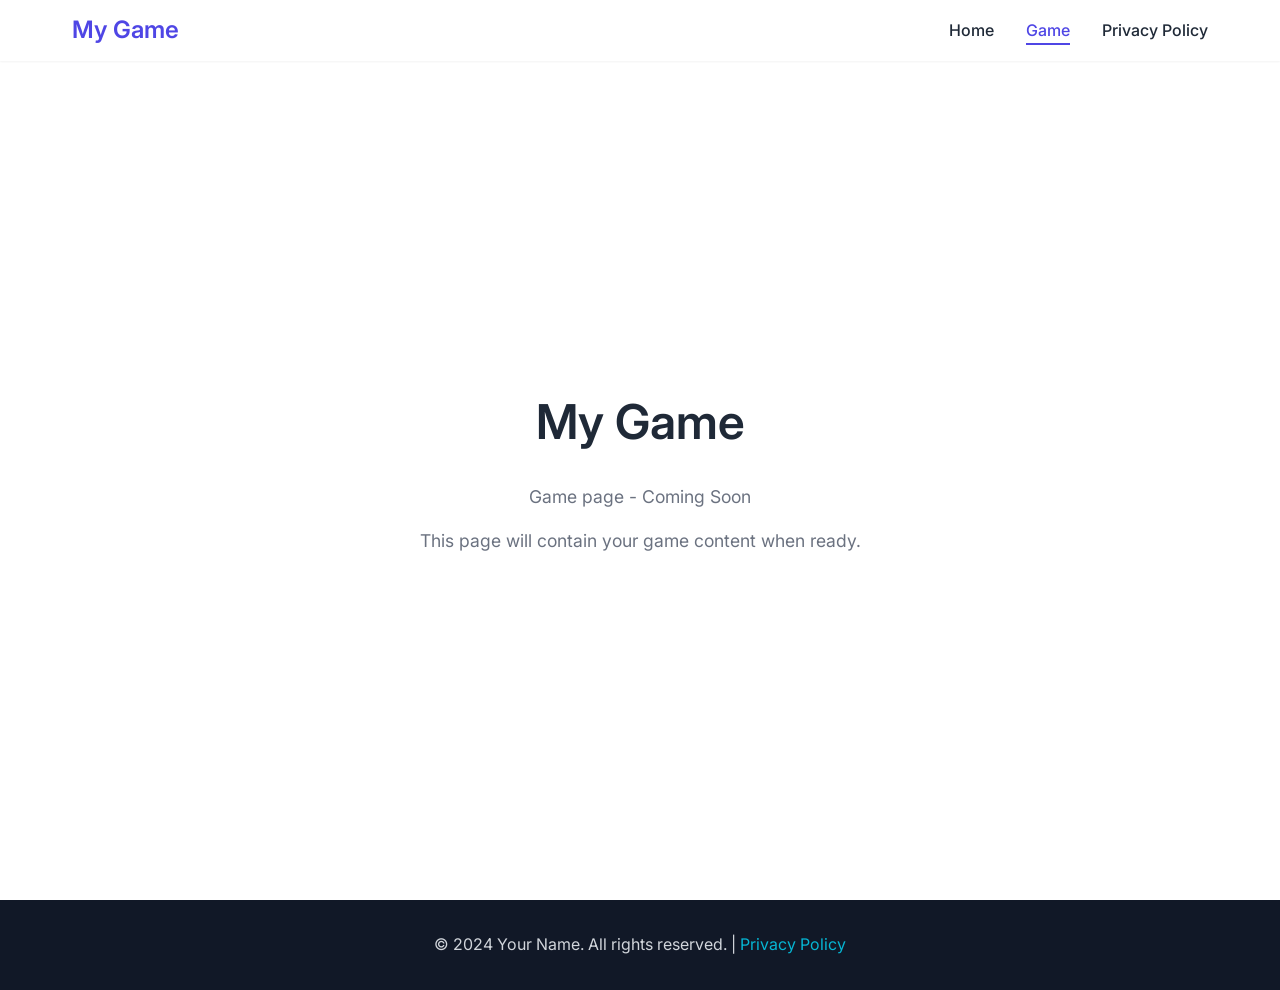
<file: game.html>
<!DOCTYPE html>
<html lang="en">
<head>
    <meta charset="UTF-8">
    <meta name="viewport" content="width=device-width, initial-scale=1.0">
    <meta name="description" content="My Game - Game Page">
    <meta name="keywords" content="game, mobile game, web game">
    <meta name="author" content="Your Name">
    <title>My Game - Game Page</title>
    <link rel="stylesheet" href="styles.css">
    <link rel="preconnect" href="https://fonts.googleapis.com">
    <link rel="preconnect" href="https://fonts.gstatic.com" crossorigin>
    <link href="https://fonts.googleapis.com/css2?family=Inter:wght@300;400;500;600;700&display=swap" rel="stylesheet">
</head>
<body>
    <header class="header">
        <nav class="nav">
            <div class="nav-container">
                <div class="nav-logo">
                    <h1>My Game</h1>
                </div>
                <ul class="nav-menu">
                    <li class="nav-item">
                        <a href="index.html" class="nav-link">Home</a>
                    </li>
                    <li class="nav-item">
                        <a href="game.html" class="nav-link active">Game</a>
                    </li>
                    <li class="nav-item">
                        <a href="privacy-policy.html" class="nav-link">Privacy Policy</a>
                    </li>
                </ul>
                <div class="nav-toggle">
                    <span class="bar"></span>
                    <span class="bar"></span>
                    <span class="bar"></span>
                </div>
            </div>
        </nav>
    </header>

    <main>
        <section class="game-page">
            <div class="container">
                <div class="game-content">
                    <h1>My Game</h1>
                    <p>Game page - Coming Soon</p>
                    <p>This page will contain your game content when ready.</p>
                </div>
            </div>
        </section>
    </main>

    <footer class="footer">
        <div class="container">
            <p>&copy; 2024 Your Name. All rights reserved. | <a href="privacy-policy.html">Privacy Policy</a></p>
        </div>
    </footer>

    <script src="script.js"></script>
</body>
</html>
</file>
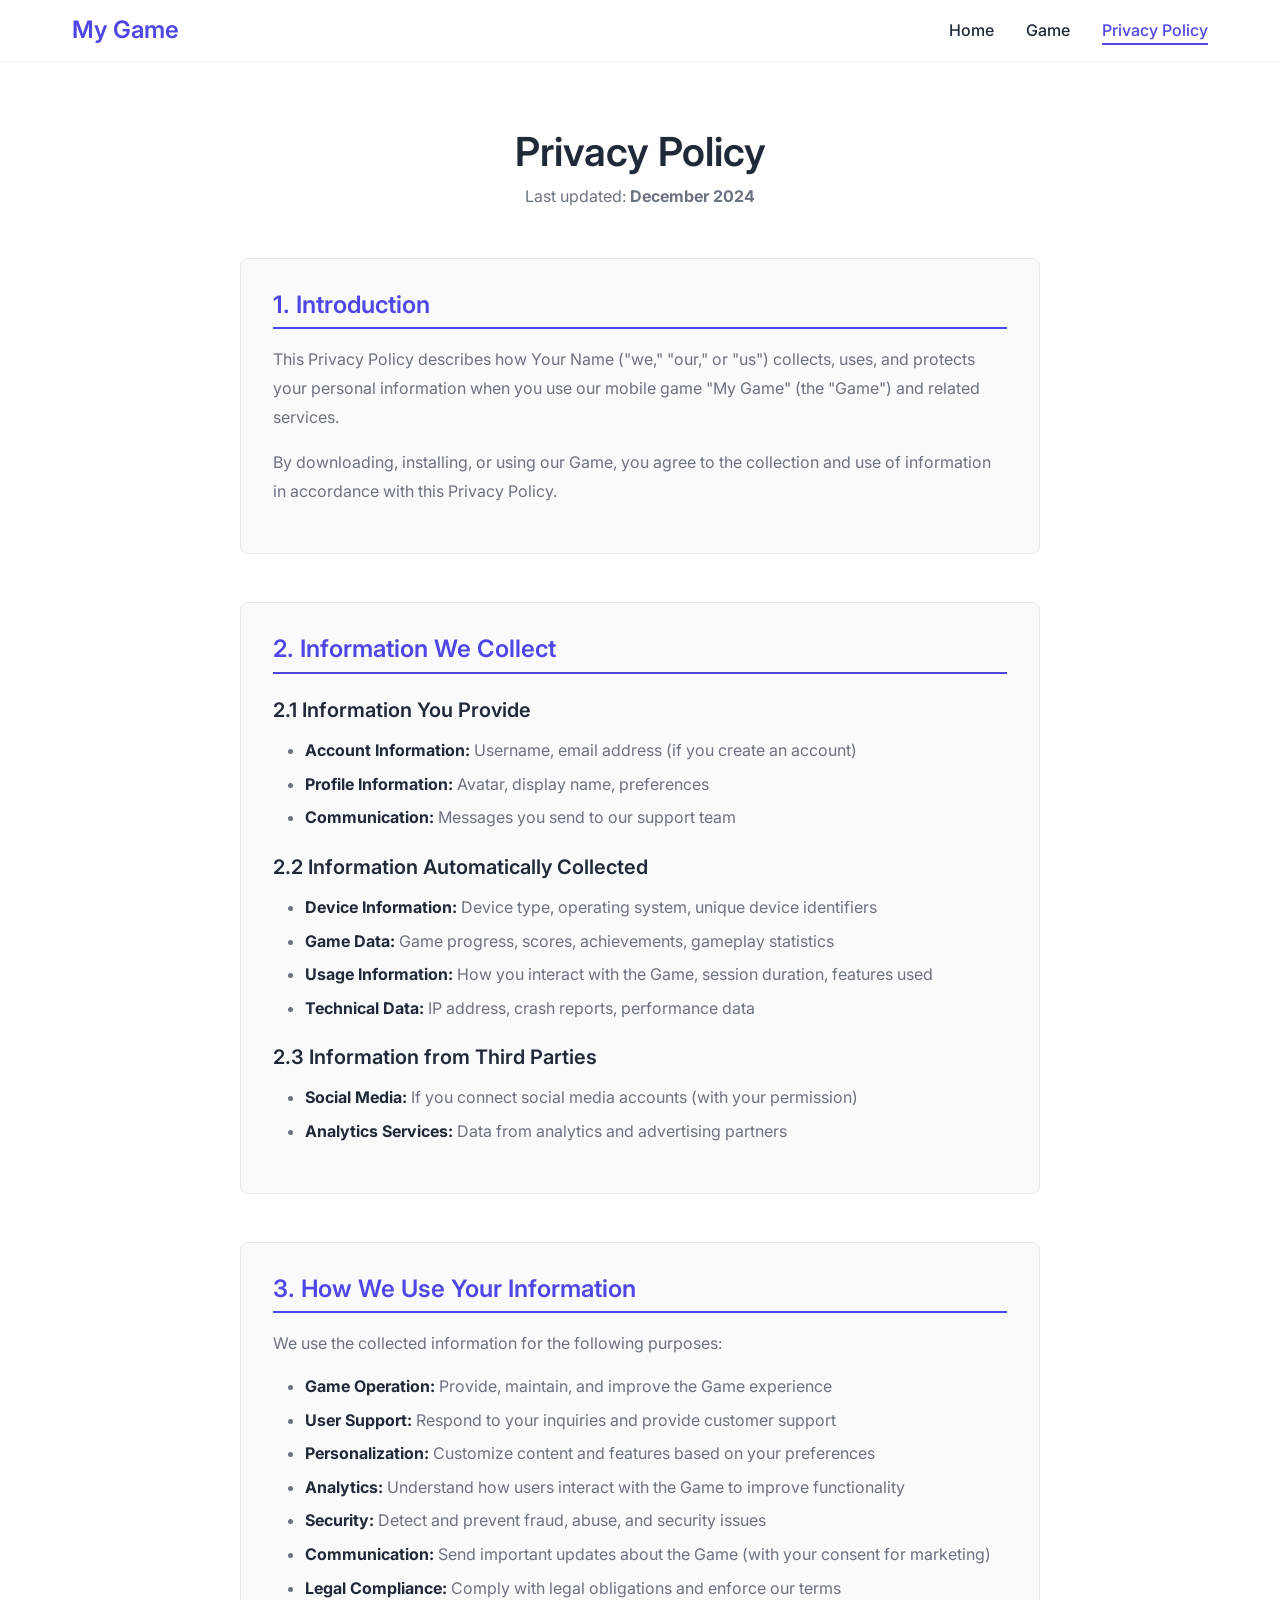
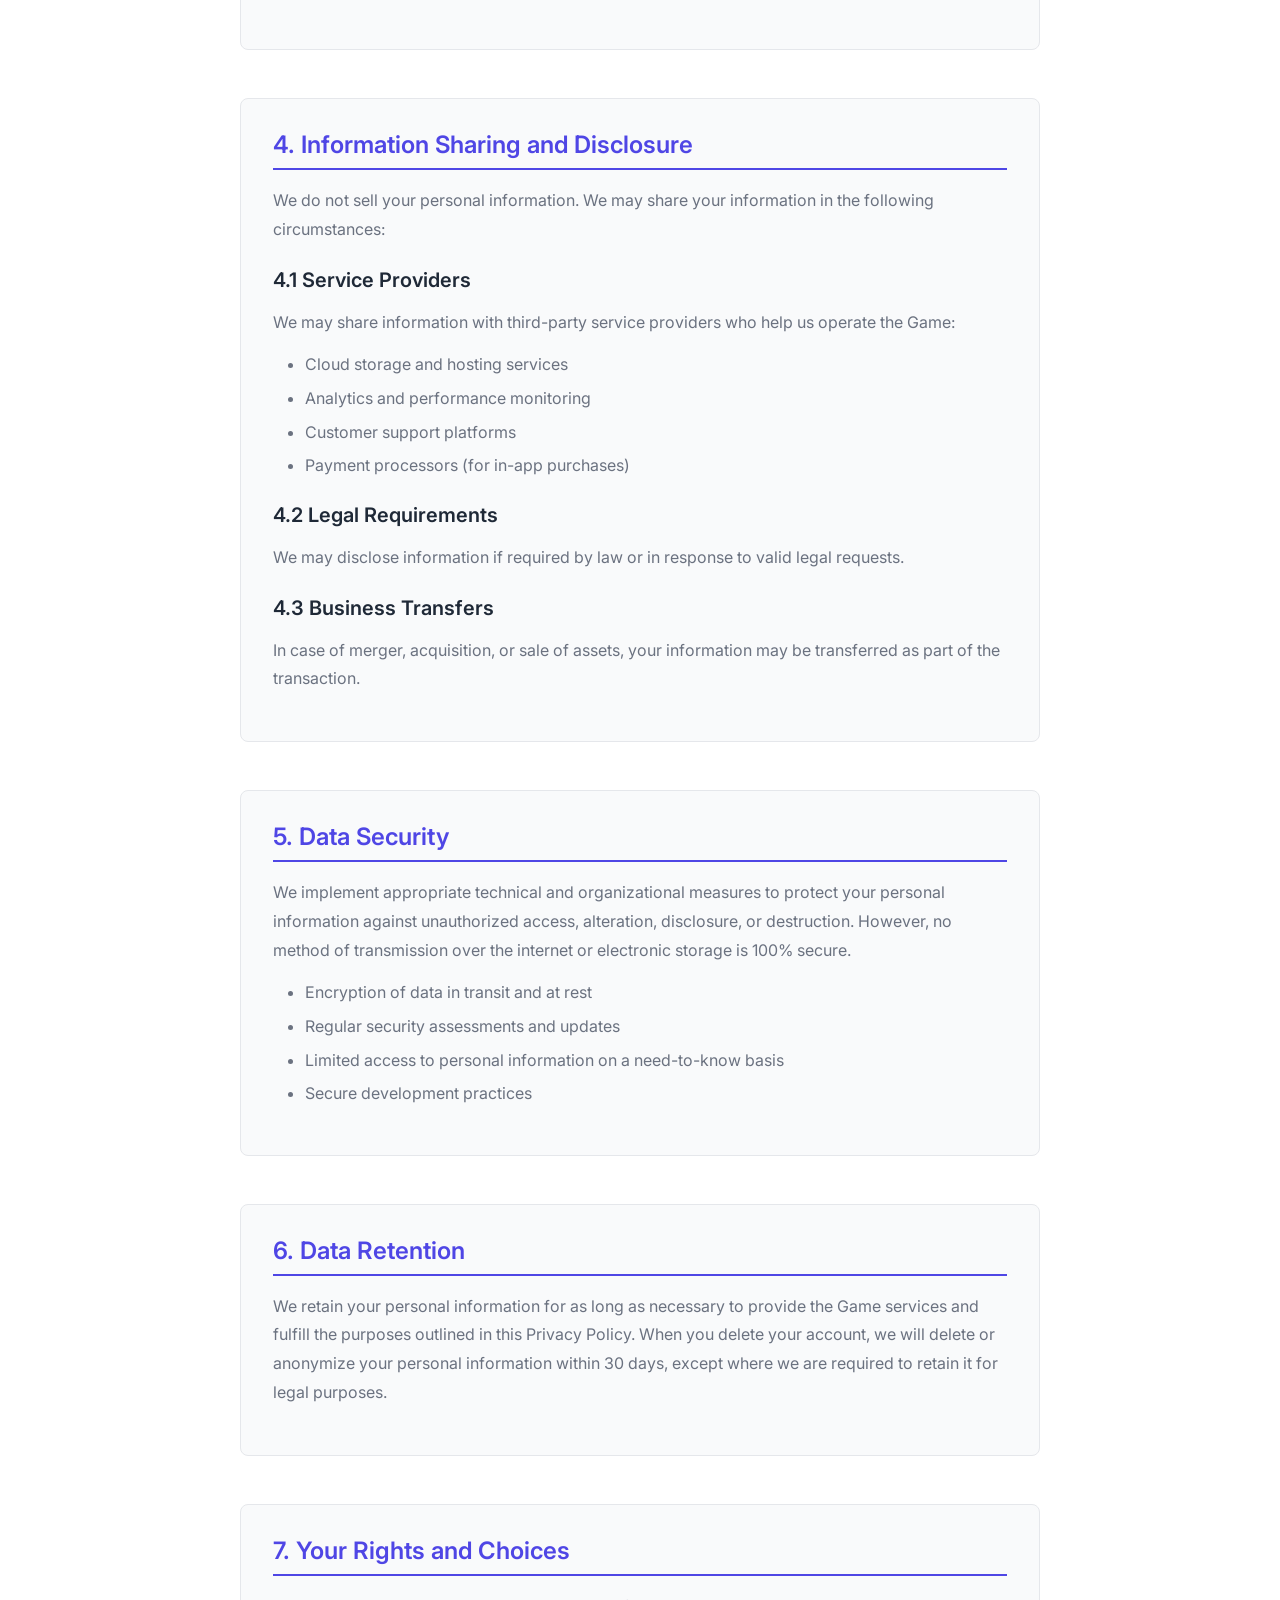
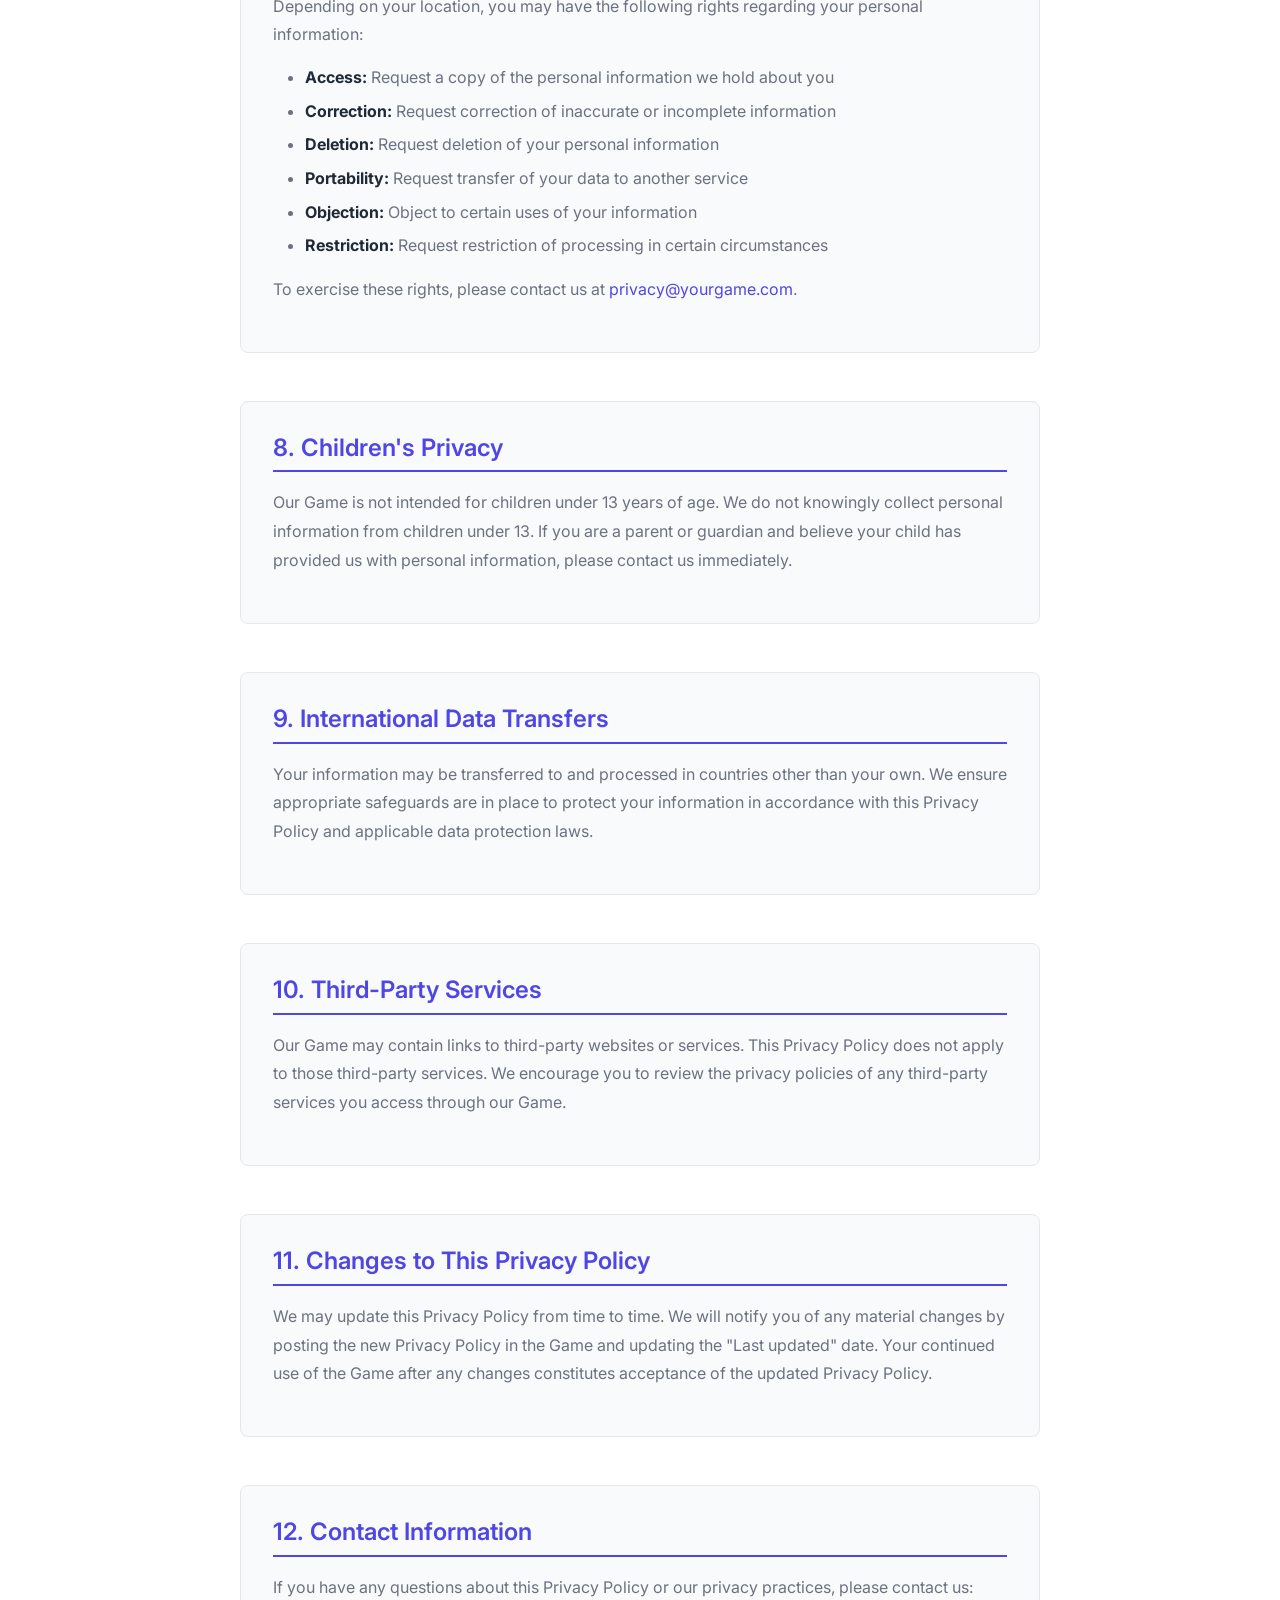
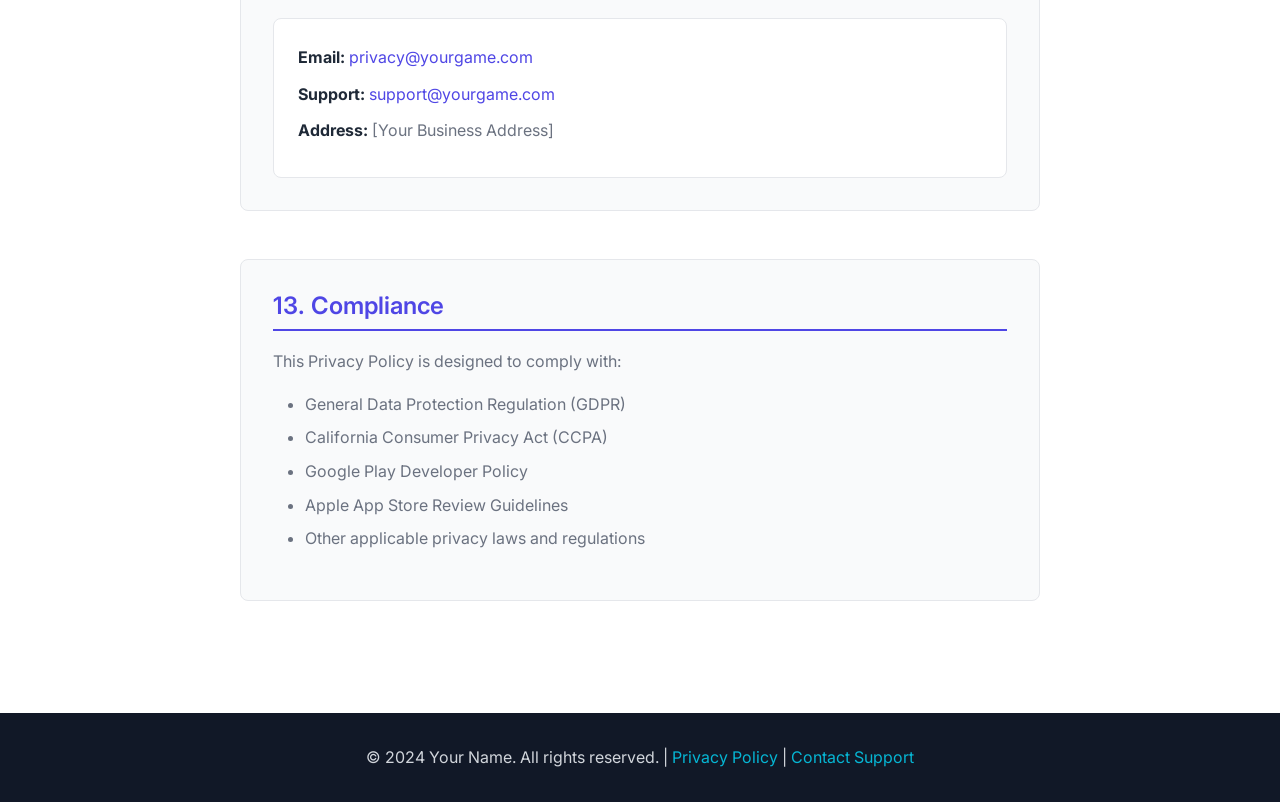
<file: privacy-policy.html>
<!DOCTYPE html>
<html lang="en">
<head>
    <meta charset="UTF-8">
    <meta name="viewport" content="width=device-width, initial-scale=1.0">
    <meta name="description" content="Privacy Policy for My Game - Learn how we collect, use, and protect your personal information">
    <meta name="keywords" content="privacy policy, data protection, GDPR, mobile app privacy">
    <meta name="author" content="Your Name">
    <title>Privacy Policy - My Game</title>
    <link rel="stylesheet" href="styles.css">
    <link rel="preconnect" href="https://fonts.googleapis.com">
    <link rel="preconnect" href="https://fonts.gstatic.com" crossorigin>
    <link href="https://fonts.googleapis.com/css2?family=Inter:wght@300;400;500;600;700&display=swap" rel="stylesheet">
</head>
<body>
    <header class="header">
        <nav class="nav">
            <div class="nav-container">
                <div class="nav-logo">
                    <h1>My Game</h1>
                </div>
                <ul class="nav-menu">
                    <li class="nav-item">
                        <a href="index.html" class="nav-link">Home</a>
                    </li>
                    <li class="nav-item">
                        <a href="game.html" class="nav-link">Game</a>
                    </li>
                    <li class="nav-item">
                        <a href="privacy-policy.html" class="nav-link active">Privacy Policy</a>
                    </li>
                </ul>
                <div class="nav-toggle">
                    <span class="bar"></span>
                    <span class="bar"></span>
                    <span class="bar"></span>
                </div>
            </div>
        </nav>
    </header>

    <main>
        <section class="privacy-policy">
            <div class="container">
                <div class="privacy-header">
                    <h1>Privacy Policy</h1>
                    <p class="last-updated">Last updated: <strong>December 2024</strong></p>
                </div>

                <div class="privacy-content">
                    <section class="privacy-section">
                        <h2>1. Introduction</h2>
                        <p>
                            This Privacy Policy describes how Your Name ("we," "our," or "us") collects, uses, and protects 
                            your personal information when you use our mobile game "My Game" (the "Game") and related services.
                        </p>
                        <p>
                            By downloading, installing, or using our Game, you agree to the collection and use of information 
                            in accordance with this Privacy Policy.
                        </p>
                    </section>

                    <section class="privacy-section">
                        <h2>2. Information We Collect</h2>
                        
                        <h3>2.1 Information You Provide</h3>
                        <ul>
                            <li><strong>Account Information:</strong> Username, email address (if you create an account)</li>
                            <li><strong>Profile Information:</strong> Avatar, display name, preferences</li>
                            <li><strong>Communication:</strong> Messages you send to our support team</li>
                        </ul>

                        <h3>2.2 Information Automatically Collected</h3>
                        <ul>
                            <li><strong>Device Information:</strong> Device type, operating system, unique device identifiers</li>
                            <li><strong>Game Data:</strong> Game progress, scores, achievements, gameplay statistics</li>
                            <li><strong>Usage Information:</strong> How you interact with the Game, session duration, features used</li>
                            <li><strong>Technical Data:</strong> IP address, crash reports, performance data</li>
                        </ul>

                        <h3>2.3 Information from Third Parties</h3>
                        <ul>
                            <li><strong>Social Media:</strong> If you connect social media accounts (with your permission)</li>
                            <li><strong>Analytics Services:</strong> Data from analytics and advertising partners</li>
                        </ul>
                    </section>

                    <section class="privacy-section">
                        <h2>3. How We Use Your Information</h2>
                        <p>We use the collected information for the following purposes:</p>
                        <ul>
                            <li><strong>Game Operation:</strong> Provide, maintain, and improve the Game experience</li>
                            <li><strong>User Support:</strong> Respond to your inquiries and provide customer support</li>
                            <li><strong>Personalization:</strong> Customize content and features based on your preferences</li>
                            <li><strong>Analytics:</strong> Understand how users interact with the Game to improve functionality</li>
                            <li><strong>Security:</strong> Detect and prevent fraud, abuse, and security issues</li>
                            <li><strong>Communication:</strong> Send important updates about the Game (with your consent for marketing)</li>
                            <li><strong>Legal Compliance:</strong> Comply with legal obligations and enforce our terms</li>
                        </ul>
                    </section>

                    <section class="privacy-section">
                        <h2>4. Information Sharing and Disclosure</h2>
                        <p>We do not sell your personal information. We may share your information in the following circumstances:</p>
                        
                        <h3>4.1 Service Providers</h3>
                        <p>We may share information with third-party service providers who help us operate the Game:</p>
                        <ul>
                            <li>Cloud storage and hosting services</li>
                            <li>Analytics and performance monitoring</li>
                            <li>Customer support platforms</li>
                            <li>Payment processors (for in-app purchases)</li>
                        </ul>

                        <h3>4.2 Legal Requirements</h3>
                        <p>We may disclose information if required by law or in response to valid legal requests.</p>

                        <h3>4.3 Business Transfers</h3>
                        <p>In case of merger, acquisition, or sale of assets, your information may be transferred as part of the transaction.</p>
                    </section>

                    <section class="privacy-section">
                        <h2>5. Data Security</h2>
                        <p>
                            We implement appropriate technical and organizational measures to protect your personal information 
                            against unauthorized access, alteration, disclosure, or destruction. However, no method of transmission 
                            over the internet or electronic storage is 100% secure.
                        </p>
                        <ul>
                            <li>Encryption of data in transit and at rest</li>
                            <li>Regular security assessments and updates</li>
                            <li>Limited access to personal information on a need-to-know basis</li>
                            <li>Secure development practices</li>
                        </ul>
                    </section>

                    <section class="privacy-section">
                        <h2>6. Data Retention</h2>
                        <p>
                            We retain your personal information for as long as necessary to provide the Game services and fulfill 
                            the purposes outlined in this Privacy Policy. When you delete your account, we will delete or anonymize 
                            your personal information within 30 days, except where we are required to retain it for legal purposes.
                        </p>
                    </section>

                    <section class="privacy-section">
                        <h2>7. Your Rights and Choices</h2>
                        <p>Depending on your location, you may have the following rights regarding your personal information:</p>
                        <ul>
                            <li><strong>Access:</strong> Request a copy of the personal information we hold about you</li>
                            <li><strong>Correction:</strong> Request correction of inaccurate or incomplete information</li>
                            <li><strong>Deletion:</strong> Request deletion of your personal information</li>
                            <li><strong>Portability:</strong> Request transfer of your data to another service</li>
                            <li><strong>Objection:</strong> Object to certain uses of your information</li>
                            <li><strong>Restriction:</strong> Request restriction of processing in certain circumstances</li>
                        </ul>
                        <p>To exercise these rights, please contact us at <a href="mailto:privacy@yourgame.com">privacy@yourgame.com</a>.</p>
                    </section>

                    <section class="privacy-section">
                        <h2>8. Children's Privacy</h2>
                        <p>
                            Our Game is not intended for children under 13 years of age. We do not knowingly collect personal 
                            information from children under 13. If you are a parent or guardian and believe your child has 
                            provided us with personal information, please contact us immediately.
                        </p>
                    </section>

                    <section class="privacy-section">
                        <h2>9. International Data Transfers</h2>
                        <p>
                            Your information may be transferred to and processed in countries other than your own. We ensure 
                            appropriate safeguards are in place to protect your information in accordance with this Privacy Policy 
                            and applicable data protection laws.
                        </p>
                    </section>

                    <section class="privacy-section">
                        <h2>10. Third-Party Services</h2>
                        <p>
                            Our Game may contain links to third-party websites or services. This Privacy Policy does not apply 
                            to those third-party services. We encourage you to review the privacy policies of any third-party 
                            services you access through our Game.
                        </p>
                    </section>

                    <section class="privacy-section">
                        <h2>11. Changes to This Privacy Policy</h2>
                        <p>
                            We may update this Privacy Policy from time to time. We will notify you of any material changes by 
                            posting the new Privacy Policy in the Game and updating the "Last updated" date. Your continued use 
                            of the Game after any changes constitutes acceptance of the updated Privacy Policy.
                        </p>
                    </section>

                    <section class="privacy-section">
                        <h2>12. Contact Information</h2>
                        <p>If you have any questions about this Privacy Policy or our privacy practices, please contact us:</p>
                        <div class="contact-info">
                            <p><strong>Email:</strong> <a href="mailto:privacy@yourgame.com">privacy@yourgame.com</a></p>
                            <p><strong>Support:</strong> <a href="mailto:support@yourgame.com">support@yourgame.com</a></p>
                            <p><strong>Address:</strong> [Your Business Address]</p>
                        </div>
                    </section>

                    <section class="privacy-section">
                        <h2>13. Compliance</h2>
                        <p>This Privacy Policy is designed to comply with:</p>
                        <ul>
                            <li>General Data Protection Regulation (GDPR)</li>
                            <li>California Consumer Privacy Act (CCPA)</li>
                            <li>Google Play Developer Policy</li>
                            <li>Apple App Store Review Guidelines</li>
                            <li>Other applicable privacy laws and regulations</li>
                        </ul>
                    </section>
                </div>
            </div>
        </section>
    </main>

    <footer class="footer">
        <div class="container">
            <p>&copy; 2024 Your Name. All rights reserved. | <a href="privacy-policy.html">Privacy Policy</a> | <a href="mailto:support@yourgame.com">Contact Support</a></p>
        </div>
    </footer>

    <script src="script.js"></script>
</body>
</html>
</file>
<file: styles.css>
/* Reset and Base Styles */
* {
    margin: 0;
    padding: 0;
    box-sizing: border-box;
}

:root {
    --primary-color: #4f46e5;
    --primary-dark: #3730a3;
    --secondary-color: #06b6d4;
    --accent-color: #f59e0b;
    --text-primary: #1f2937;
    --text-secondary: #6b7280;
    --text-light: #9ca3af;
    --bg-primary: #ffffff;
    --bg-secondary: #f9fafb;
    --bg-dark: #111827;
    --border-color: #e5e7eb;
    --shadow-sm: 0 1px 2px 0 rgba(0, 0, 0, 0.05);
    --shadow-md: 0 4px 6px -1px rgba(0, 0, 0, 0.1), 0 2px 4px -1px rgba(0, 0, 0, 0.06);
    --shadow-lg: 0 10px 15px -3px rgba(0, 0, 0, 0.1), 0 4px 6px -2px rgba(0, 0, 0, 0.05);
    --shadow-xl: 0 20px 25px -5px rgba(0, 0, 0, 0.1), 0 10px 10px -5px rgba(0, 0, 0, 0.04);
    --border-radius: 0.5rem;
    --transition: all 0.3s ease;
}

body {
    font-family: 'Inter', -apple-system, BlinkMacSystemFont, 'Segoe UI', Roboto, sans-serif;
    line-height: 1.6;
    color: var(--text-primary);
    background-color: var(--bg-primary);
    font-size: 16px;
}

.container {
    max-width: 1200px;
    margin: 0 auto;
    padding: 0 2rem;
}

/* Typography */
h1, h2, h3, h4, h5, h6 {
    font-weight: 600;
    line-height: 1.2;
    margin-bottom: 1rem;
}

h1 {
    font-size: 2.5rem;
}

h2 {
    font-size: 2rem;
}

h3 {
    font-size: 1.5rem;
}

p {
    margin-bottom: 1rem;
    color: var(--text-secondary);
}

a {
    color: var(--primary-color);
    text-decoration: none;
    transition: var(--transition);
}

a:hover {
    color: var(--primary-dark);
}

/* Buttons */
.btn {
    display: inline-block;
    padding: 0.75rem 1.5rem;
    border-radius: var(--border-radius);
    font-weight: 500;
    text-align: center;
    transition: var(--transition);
    cursor: pointer;
    border: none;
    text-decoration: none;
    font-size: 1rem;
}

.btn-primary {
    background-color: var(--primary-color);
    color: white;
}

.btn-primary:hover {
    background-color: var(--primary-dark);
    transform: translateY(-2px);
    box-shadow: var(--shadow-lg);
}

.btn-secondary {
    background-color: transparent;
    color: var(--primary-color);
    border: 2px solid var(--primary-color);
}

.btn-secondary:hover {
    background-color: var(--primary-color);
    color: white;
    transform: translateY(-2px);
}

/* Header & Navigation */
.header {
    background-color: var(--bg-primary);
    box-shadow: var(--shadow-sm);
    position: fixed;
    top: 0;
    left: 0;
    right: 0;
    z-index: 1000;
    backdrop-filter: blur(10px);
}

.nav {
    padding: 1rem 0;
}

.nav-container {
    max-width: 1200px;
    margin: 0 auto;
    padding: 0 2rem;
    display: flex;
    justify-content: space-between;
    align-items: center;
}

.nav-logo h1 {
    color: var(--primary-color);
    font-size: 1.5rem;
    margin-bottom: 0;
}

.nav-menu {
    display: flex;
    list-style: none;
    gap: 2rem;
}

.nav-link {
    color: var(--text-primary);
    font-weight: 500;
    transition: var(--transition);
    position: relative;
}

.nav-link:hover,
.nav-link.active {
    color: var(--primary-color);
}

.nav-link::after {
    content: '';
    position: absolute;
    bottom: -5px;
    left: 0;
    width: 0;
    height: 2px;
    background-color: var(--primary-color);
    transition: var(--transition);
}

.nav-link:hover::after,
.nav-link.active::after {
    width: 100%;
}

.nav-toggle {
    display: none;
    flex-direction: column;
    cursor: pointer;
}

.bar {
    width: 25px;
    height: 3px;
    background-color: var(--text-primary);
    margin: 3px 0;
    transition: var(--transition);
}

/* Hero Section */
.hero {
    padding: 8rem 0 4rem;
    background: linear-gradient(135deg, var(--bg-secondary) 0%, var(--bg-primary) 100%);
    min-height: 100vh;
    display: flex;
    align-items: center;
}

.hero-content {
    text-align: center;
    max-width: 800px;
    margin: 0 auto;
}

.hero-title {
    font-size: 3rem;
    font-weight: 700;
    color: var(--text-primary);
    margin-bottom: 1rem;
}

.hero-subtitle {
    font-size: 1.25rem;
    color: var(--primary-color);
    font-weight: 600;
    margin-bottom: 1rem;
}

.hero-description {
    font-size: 1.1rem;
    color: var(--text-secondary);
    line-height: 1.8;
    margin-bottom: 2rem;
}

.hero-buttons {
    display: flex;
    gap: 1rem;
    justify-content: center;
    flex-wrap: wrap;
}

/* Game Page */
.game-page {
    padding: 8rem 0 4rem;
    background: var(--bg-primary);
    min-height: 100vh;
    display: flex;
    align-items: center;
}

.game-content {
    text-align: center;
    max-width: 800px;
    margin: 0 auto;
}

.game-content h1 {
    font-size: 3rem;
    color: var(--text-primary);
    margin-bottom: 2rem;
}

.game-content p {
    font-size: 1.1rem;
    color: var(--text-secondary);
    margin-bottom: 1rem;
}

/* Privacy Policy Styles */
.privacy-policy {
    padding: 8rem 0 4rem;
    background: var(--bg-primary);
    min-height: 100vh;
}

.privacy-header {
    text-align: center;
    margin-bottom: 3rem;
}

.privacy-header h1 {
    font-size: 2.5rem;
    color: var(--text-primary);
    margin-bottom: 0.5rem;
}

.last-updated {
    color: var(--text-secondary);
    font-size: 1rem;
}

.privacy-content {
    max-width: 800px;
    margin: 0 auto;
}

.privacy-section {
    margin-bottom: 3rem;
    padding: 2rem;
    background: var(--bg-secondary);
    border-radius: var(--border-radius);
    border: 1px solid var(--border-color);
}

.privacy-section h2 {
    color: var(--primary-color);
    font-size: 1.5rem;
    margin-bottom: 1rem;
    border-bottom: 2px solid var(--primary-color);
    padding-bottom: 0.5rem;
}

.privacy-section h3 {
    color: var(--text-primary);
    font-size: 1.25rem;
    margin: 1.5rem 0 1rem;
}

.privacy-section p {
    color: var(--text-secondary);
    line-height: 1.8;
    margin-bottom: 1rem;
}

.privacy-section ul {
    margin: 1rem 0;
    padding-left: 2rem;
}

.privacy-section li {
    color: var(--text-secondary);
    margin-bottom: 0.5rem;
    line-height: 1.6;
}

.privacy-section strong {
    color: var(--text-primary);
}

.privacy-section a {
    color: var(--primary-color);
    text-decoration: none;
    transition: var(--transition);
}

.privacy-section a:hover {
    color: var(--primary-dark);
    text-decoration: underline;
}

.contact-info {
    background: var(--bg-primary);
    padding: 1.5rem;
    border-radius: var(--border-radius);
    margin-top: 1rem;
    border: 1px solid var(--border-color);
}

.contact-info p {
    margin-bottom: 0.5rem;
}

/* Footer */
.footer {
    background: var(--bg-dark);
    color: white;
    text-align: center;
    padding: 2rem 0;
}

.footer p {
    color: #d1d5db;
    margin: 0;
}

.footer a {
    color: var(--secondary-color);
    text-decoration: none;
    transition: var(--transition);
}

.footer a:hover {
    color: white;
}

/* Responsive Design */
@media (max-width: 768px) {
    .nav-menu {
        position: fixed;
        left: -100%;
        top: 70px;
        flex-direction: column;
        background-color: var(--bg-primary);
        width: 100%;
        text-align: center;
        transition: 0.3s;
        box-shadow: var(--shadow-md);
        padding: 2rem 0;
    }

    .nav-menu.active {
        left: 0;
    }

    .nav-toggle {
        display: flex;
    }

    .hero-title {
        font-size: 2rem;
    }

    .hero-buttons {
        flex-direction: column;
        align-items: center;
    }

    .game-content h1 {
        font-size: 2rem;
    }

    .privacy-section {
        padding: 1.5rem;
    }

    .privacy-header h1 {
        font-size: 2rem;
    }

    .container {
        padding: 0 1rem;
    }
}

@media (max-width: 480px) {
    .hero-title {
        font-size: 1.75rem;
    }

    .game-content h1 {
        font-size: 1.75rem;
    }

    .privacy-section {
        padding: 1rem;
    }

    .privacy-section ul {
        padding-left: 1rem;
    }
}
</file>
